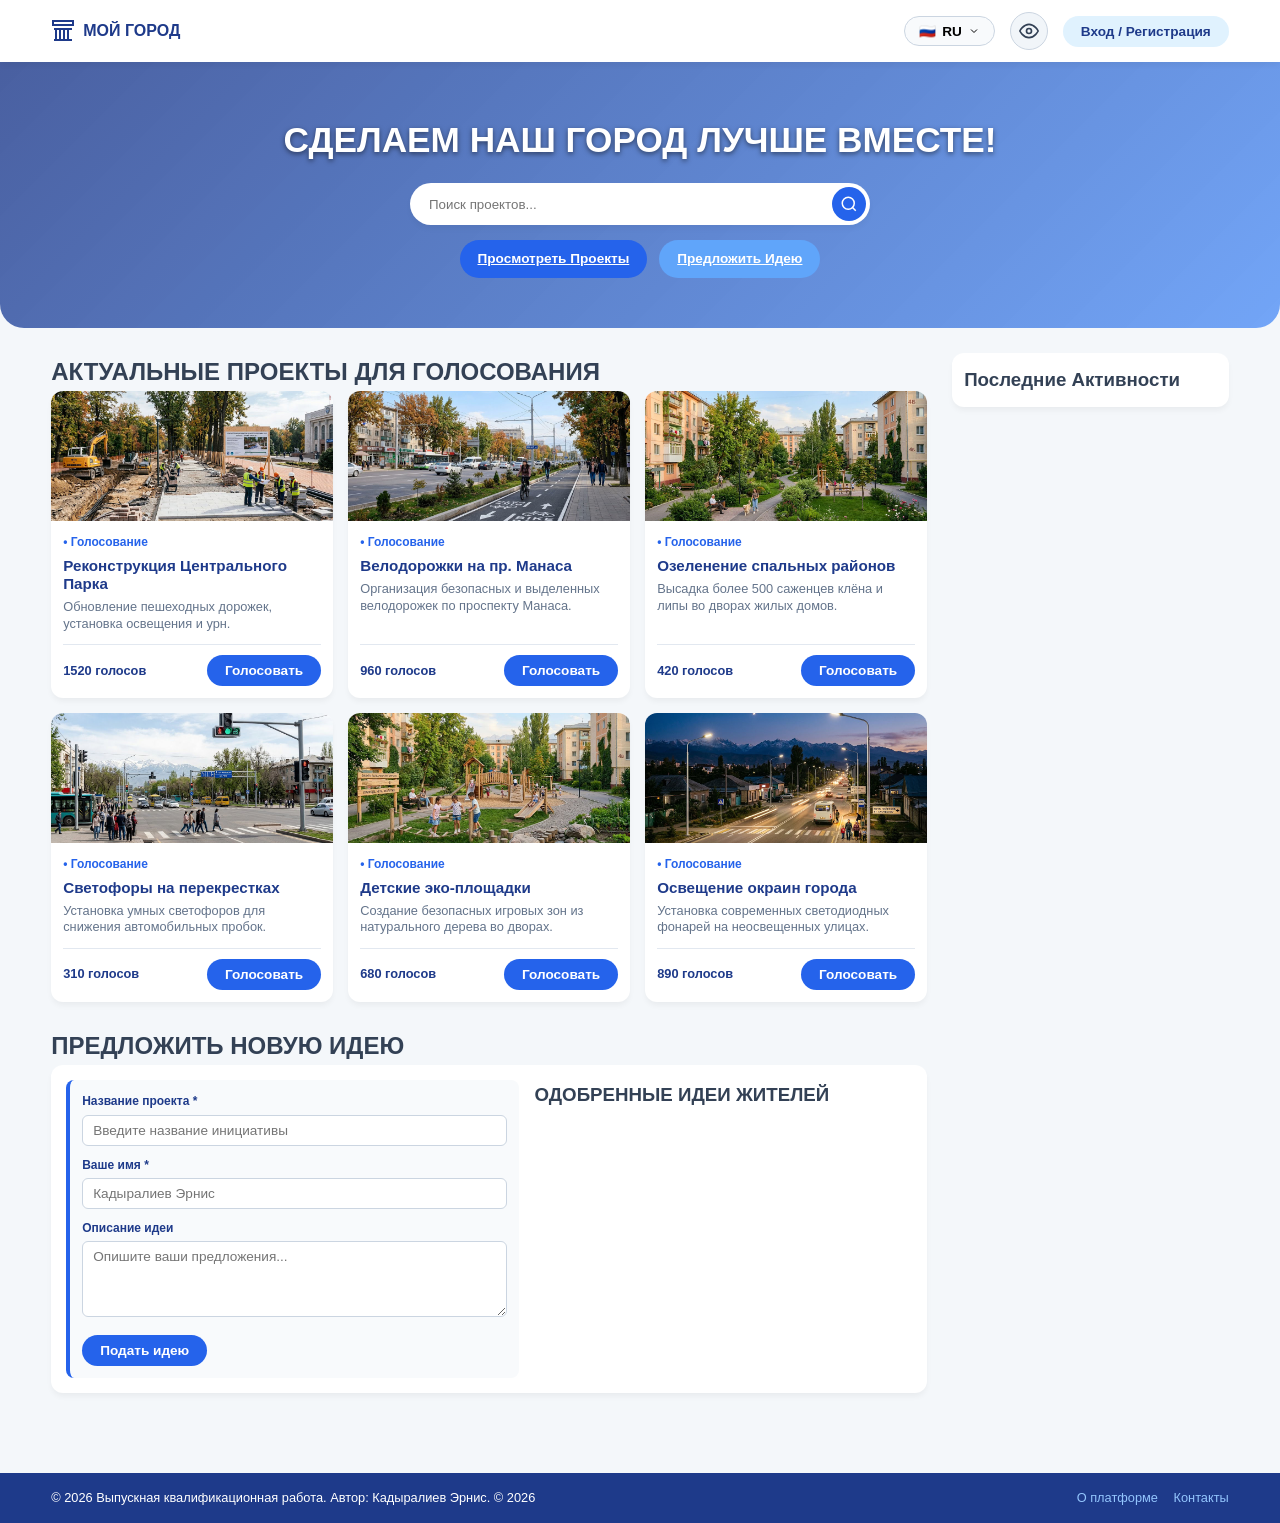
<file: index.html>
<!DOCTYPE html>
<html lang="ru">
<head>
    <meta charset="UTF-8">
    <meta name="viewport" content="width=device-width, initial-scale=1.0">
    <title id="pageTitle">Мой Город - Главная</title>
    <link rel="icon" type="image/x-icon" href="https://invest.gov.kg/favicon-16x16.png">
    <link rel="stylesheet" href="style.css">
</head>
<body>
    <div id="accessibilityPanel" class="accessibility-panel hidden">
        <div class="container acc-panel-container">
            <div class="acc-top-row">
                <div class="acc-title">
                    <svg width="18" height="18" viewBox="0 0 24 24" fill="none" stroke="currentColor" stroke-width="2"><circle cx="12" cy="12" r="10"/><circle cx="12" cy="12" r="3"/></svg>
                    <span data-i18n="acc_version">Версия для слабовидящих</span>
                </div>
                <div class="acc-controls">
                    <button class="acc-action-btn" id="acc-reset" data-i18n="reset">Сбросить</button>
                    <button class="acc-close-btn" id="acc-close">&times;</button>
                </div>
            </div>
            
            <div class="acc-groups">
                <div class="acc-group">
                    <span class="acc-label" data-i18n="font_size">Размер шрифта:</span>
                    <button class="acc-btn active" id="font-normal">A</button>
                    <button class="acc-btn" id="font-medium">A+</button>
                    <button class="acc-btn" id="font-large">A++</button>
                </div>

                <div class="acc-group">
                    <span class="acc-label" data-i18n="contrast">Контраст:</span>
                    <button class="acc-btn active" id="contrast-normal" data-i18n="c_normal">Обычный</button>
                    <button class="acc-btn" id="contrast-high" data-i18n="c_high">Высокий</button>
                    <button class="acc-btn" id="contrast-dark" data-i18n="c_dark">Тёмный</button>
                </div>

                <div class="acc-group">
                    <span class="acc-label" data-i18n="letter_spacing">Интервал:</span>
                    <button class="acc-btn active" id="spacing-normal" data-i18n="s_normal">Обычный</button>
                    <button class="acc-btn" id="spacing-medium" data-i18n="s_medium">Средний</button>
                    <button class="acc-btn" id="spacing-large" data-i18n="s_large">Большой</button>
                </div>

                <div class="acc-group">
                    <span class="acc-label" data-i18n="line_height">Межстрочный:</span>
                    <button class="acc-btn active" id="lh-normal" data-i18n="s_normal">Обычный</button>
                    <button class="acc-btn" id="lh-medium" data-i18n="s_medium">Средний</button>
                    <button class="acc-btn" id="lh-large" data-i18n="s_large">Большой</button>
                </div>

                <div class="acc-group toggles">
                    <button class="acc-btn" id="toggle-images" data-i18n="toggle_imgs">Изображения</button>
                    <button class="acc-btn" id="toggle-links" data-i18n="toggle_lnks">Подчеркнуть ссылки</button>
                </div>
            </div>
        </div>
    </div>

    <header class="header">
        <div class="container header-container">
            <div class="header-left">
                <a href="index.html" class="logo-link">
                    <div class="logo">
                        <svg width="24" height="24" viewBox="0 0 24 24" fill="none" stroke="currentColor" stroke-width="2"><path d="M3 21h18M3 10h18M5 21V10M9 21V10M13 21V10M17 21V10M2 2h20v4H2z"/></svg>
                        <span data-i18n="logo_text">МОЙ ГОРОД</span>
                    </div>
                </a>
            </div>

            <div class="header-right">
                <div class="lang-selector">
                    <button class="lang-current-btn" id="langDropdownBtn">
                        <span id="currentLangFlag">🇷🇺</span>
                        <span id="currentLangText">RU</span>
                        <svg width="12" height="12" viewBox="0 0 24 24" fill="none" stroke="currentColor" stroke-width="2"><path d="m6 9 6 6 6-6"/></svg>
                    </button>
                    <div class="lang-dropdown" id="langDropdownMenu">
                        <div class="lang-option" data-lang="ru">🇷🇺 RU</div>
                        <div class="lang-option" data-lang="ky">🇰🇬 KG</div>
                    </div>
                </div>
       
                <button class="icon-btn-acc" id="toggleAccPanelBtn" title="Версия для слабовидящих">
                    <svg width="20" height="20" viewBox="0 0 24 24" fill="none" stroke="currentColor" stroke-width="2">
                        <path d="M1 12s4-8 11-8 11 8 11 8-4 8-11 8-11-8-11-8z"/>
                        <circle cx="12" cy="12" r="3"/>
                    </svg>
                </button>

                <div class="auth-zone" id="authZone">
                    <button class="btn btn-auth" id="openAuthBtn" data-i18n="login_btn">Вход / Регистрация</button>
                </div>
            </div>
        </div>
    </header>

    <section class="hero" id="heroSlider">
        <div class="container hero-container">
            <h1 data-i18n="hero_title">СДЕЛАЕМ НАШ ГОРОД ЛУЧШЕ ВМЕСТЕ!</h1>
            <div class="search-box">
                <input type="text" id="projectSearchInput" placeholder="Поиск проектов..." data-i18n-placeholder="search_placeholder">
                <button class="btn-search">
                    <svg width="18" height="18" viewBox="0 0 24 24" fill="none" stroke="currentColor" stroke-width="2"><circle cx="11" cy="11" r="8"/><path d="m21 21-4.3-4.3"/></svg>
                </button>
            </div>
            <div class="hero-buttons">
                <a href="#projects" class="btn btn-primary" data-i18n="view_projects">Просмотреть Проекты</a>
                <a href="#suggest" class="btn btn-secondary" data-i18n="suggest_idea_btn">Предложить Идею</a>
            </div>
        </div>
    </section>

    <main class="main-content container">
        <div class="left-column">
            <section id="projects">
                <h2 data-i18n="actual_projects">АКТУАЛЬНЫЕ ПРОЕКТЫ ДЛЯ ГОЛОСОВАНИЯ</h2>
                <div class="projects-grid" id="projectsContainer"></div>
            </section>

            <section id="suggest" class="suggest-section">
                <h2 data-i18n="suggest_title">ПРЕДЛОЖИТЬ НОВУЮ ИДЕЮ</h2>
                <div class="suggest-container">
                    <form class="suggest-form" id="ideaForm">
                        <div class="form-group">
                            <label data-i18n="form_project_title">Название проекта *</label>
                            <input type="text" id="ideaTitle" required placeholder="Введите название инициативы" data-i18n-placeholder="form_title_ph">
                        </div>
                        <div class="form-group">
                            <label data-i18n="form_your_name">Ваше имя *</label>
                            <input type="text" id="authorNameField" required placeholder="Кадыралиев Эрнис" data-i18n-placeholder="form_name_ph">
                        </div>
                        <div class="form-group">
                            <label data-i18n="form_desc">Описание идеи</label>
                            <textarea id="ideaDesc" rows="4" placeholder="Опишите ваши предложения..." data-i18n-placeholder="form_desc_ph"></textarea>
                        </div>
                        <button type="submit" class="btn btn-primary" data-i18n="form_submit">Подать идею</button>
                    </form>

                    <div class="new-ideas-list">
                        <h3 data-i18n="approved_ideas_title">ОДОБРЕННЫЕ ИДЕИ ЖИТЕЛЕЙ</h3>
                        <div class="ideas-stack" id="ideasStack"></div>
                    </div>
                </div>
            </section>

            <section id="adminPanel" class="admin-section hidden">
                <h2 data-i18n="admin_panel_title">🔒 ПАНЕЛЬ МОДЕРАЦИИ (АДМИНИСТРАТОР)</h2>
                <div class="admin-container">
                    <p class="admin-tip" data-i18n="admin_tip">Ниже находятся идеи, которые предложили пользователи. Одобрите их, чтобы они появились на сайте.</p>
                    <div class="moderation-queue" id="moderationQueue">
                        <p class="no-ideas" data-i18n="queue_empty">Очередь модерации пуста.</p>
                    </div>
                </div>
            </section>
        </div>

        <aside class="sidebar">
            <div class="sidebar-block">
                <h3 data-i18n="latest_activity">Последние Активности</h3>
                <ul class="activity-list" id="activityList"></ul>
            </div>
        </aside>
    </main>

    <div class="modal-overlay" id="authModal">
        <div class="modal-card">
            <button class="close-modal" id="closeAuthBtn">&times;</button>
            <div class="modal-tabs">
                <button class="tab-btn active" id="tabLoginBtn" data-i18n="tab_login">Вход</button>
                <button class="tab-btn" id="tabRegisterBtn" data-i18n="tab_register">Регистрация</button>
            </div>

            <form id="loginForm" class="auth-form-content">
                <div class="form-group">
                    <label data-i18n="field_login">Логин</label>
                    <input type="text" id="loginEmail" required placeholder="login">
                </div>
                <div class="form-group">
                    <label data-i18n="field_password">Пароль</label>
                    <input type="password" id="loginPassword" required placeholder="••••••••">
                </div>
                <button type="submit" class="btn btn-primary btn-block" data-i18n="tab_login">Войти</button>
            </form>

            <form id="registerForm" class="auth-form-content hidden">
                <div class="form-group">
                    <label data-i18n="field_fullname">Имя и Фамилия</label>
                    <input type="text" id="regName" required placeholder="Кадыралиев Эрнис" data-i18n-placeholder="reg_name_ph">
                </div>
                <div class="form-group">
                    <label data-i18n="field_login_email">Логин / Email</label>
                    <input type="text" id="regEmail" required placeholder="my_login">
                </div>
                <div class="form-group">
                    <label data-i18n="field_password">Пароль</label>
                    <input type="password" id="regPassword" required placeholder="••••••••">
                </div>
                <button type="submit" class="btn btn-primary btn-block" data-i18n="btn_register_submit">Зарегистрироваться</button>
            </form>
        </div>
    </div>

    <div class="modal-overlay" id="editModal">
        <div class="modal-card">
            <button class="close-modal" id="closeEditBtn" onclick="closeEditModal()">&times;</button>
            <h3 style="color:var(--primary-dark); margin-bottom:15px;" data-i18n="edit_modal_title">Редактирование проекта</h3>
            <form id="editProjectForm">
                <input type="hidden" id="editProjectId">
                <div class="form-group">
                    <label data-i18n="form_project_title">Название проекта</label>
                    <input type="text" id="editProjectTitle" required>
                </div>
                <div class="form-group">
                    <label data-i18n="edit_field_desc">Описание проекта</label>
                    <textarea id="editProjectDesc" rows="4" required></textarea>
                </div>
                <div class="form-group">
                    <label data-i18n="edit_field_votes">Количество голосов</label>
                    <input type="number" id="editProjectVotes" required>
                </div>
                <button type="submit" class="btn btn-primary btn-block" data-i18n="save_changes">Сохранить изменения</button>
            </form>
        </div>
    </div>

    <footer class="footer">
        <div class="container footer-container">
            <p>&copy; 2026 <span data-i18n="footer_text">Выпускная квалификационная работа. Автор: Кадыралиева Эрниса. © 2026</span></p>
            <div class="footer-links">
                <a href="about.html" data-i18n="about_platform">О платформе</a>
                <a href="contact.html" data-i18n="contacts">Контакты</a>
            </div>
        </div>
    </footer>

    <script src="script.js"></script>
</body>
</html>
</file>
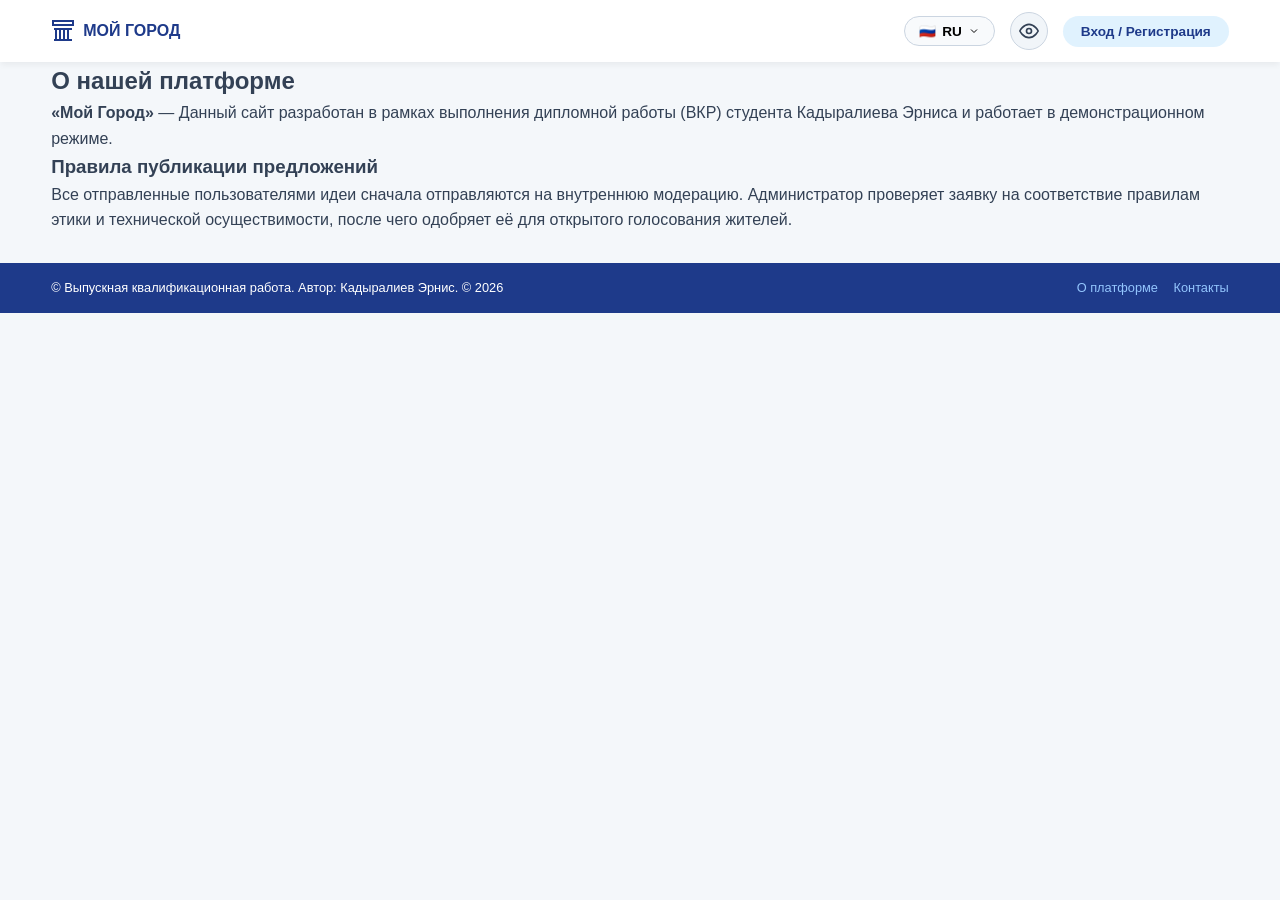
<file: about.html>
<!DOCTYPE html>
<html lang="ru">
<head>
    <meta charset="UTF-8">
    <meta name="viewport" content="width=device-width, initial-scale=1.0">
    <title>О платформе - Мой Город</title>
    <link rel="icon" type="image/x-icon" href="https://invest.gov.kg/favicon-16x16.png">
    <link rel="stylesheet" href="style.css">
</head>
<body>

        <header class="header">
        <div class="container header-container">
            <div class="header-left">
                <a href="index.html" class="logo-link">
                    <div class="logo">
                        <svg width="24" height="24" viewBox="0 0 24 24" fill="none" stroke="currentColor" stroke-width="2"><path d="M3 21h18M3 10h18M5 21V10M9 21V10M13 21V10M17 21V10M2 2h20v4H2z"/></svg>
                        <span>МОЙ ГОРОД</span>
                    </div>
                </a>
            </div>

            <div class="header-right">
                <!-- Выбор языка -->
                <div class="lang-selector">
                    <button class="lang-current-btn" id="langDropdownBtn">
                        <span id="currentLangFlag">🇷🇺</span>
                        <span id="currentLangText">RU</span>
                        <svg width="12" height="12" viewBox="0 0 24 24" fill="none" stroke="currentColor" stroke-width="2"><path d="m6 9 6 6 6-6"/></svg>
                    </button>
                    <div class="lang-dropdown" id="langDropdownMenu">
                        <div class="lang-option" data-lang="ru">🇷🇺 RU</div>
                        <div class="lang-option" data-lang="ky">🇰🇬 KG</div>
                    </div>
                </div>

                <!-- Кнопка вызова панели доступности -->
                <button class="icon-btn-acc" id="toggleAccPanelBtn" title="Версия для слабовидящих">
                    <svg width="20" height="20" viewBox="0 0 24 24" fill="none" stroke="currentColor" stroke-width="2">
                        <path d="M1 12s4-8 11-8 11 8 11 8-4 8-11 8-11-8-11-8z"/>
                        <circle cx="12" cy="12" r="3"/>
                    </svg>
                </button>

                <div class="auth-zone" id="authZone">
                    <button class="btn btn-auth" id="openAuthBtn">Вход / Регистрация</button>
                </div>
            </div>
        </div>
    </header>

    <main class="container page-container">
        <section class="info-card">
            <h2>О нашей платформе</h2>
            <p><strong>«Мой Город»</strong> — Данный сайт разработан в рамках выполнения дипломной работы (ВКР) студента Кадыралиева Эрниса и работает в демонстрационном режиме.</p>
            <h3>Правила публикации предложений</h3>
            <p>Все отправленные пользователями идеи сначала отправляются на внутреннюю модерацию. Администратор проверяет заявку на соответствие правилам этики и технической осуществимости, после чего одобряет её для открытого голосования жителей.</p>
        </section>
    </main>

    <footer class="footer">
        <div class="container footer-container">
            <p>&copy; Выпускная квалификационная работа. Автор: Кадыралиев Эрнис. © 2026</p>
            <div class="footer-links">
                <a href="about.html">О платформе</a>
                <a href="contact.html">Контакты</a>
            </div>
        </div>
    </footer>

    <script src="script.js"></script>
</body>
</html>
</file>
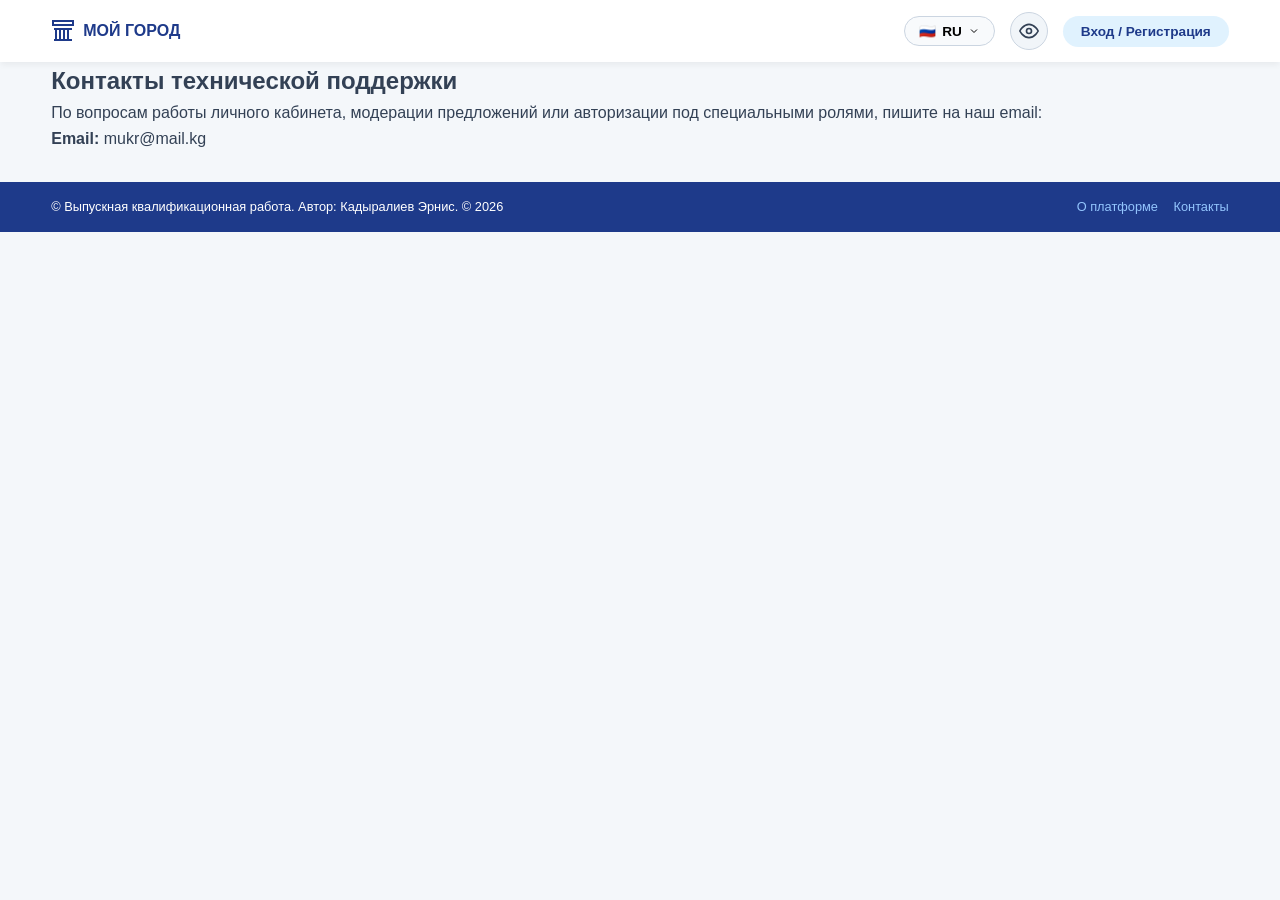
<file: contact.html>
<!DOCTYPE html>
<html lang="ru">
<head>
    <meta charset="UTF-8">
    <meta name="viewport" content="width=device-width, initial-scale=1.0">
    <title>Контакты - Мой Город</title>
    <link rel="icon" type="image/x-icon" href="https://invest.gov.kg/favicon-16x16.png">
    <link rel="stylesheet" href="style.css">
</head>
<body>

        <header class="header">
        <div class="container header-container">
            <div class="header-left">
                <a href="index.html" class="logo-link">
                    <div class="logo">
                        <svg width="24" height="24" viewBox="0 0 24 24" fill="none" stroke="currentColor" stroke-width="2"><path d="M3 21h18M3 10h18M5 21V10M9 21V10M13 21V10M17 21V10M2 2h20v4H2z"/></svg>
                        <span>МОЙ ГОРОД</span>
                    </div>
                </a>
            </div>

            <div class="header-right">
                <!-- Выбор языка -->
                <div class="lang-selector">
                    <button class="lang-current-btn" id="langDropdownBtn">
                        <span id="currentLangFlag">🇷🇺</span>
                        <span id="currentLangText">RU</span>
                        <svg width="12" height="12" viewBox="0 0 24 24" fill="none" stroke="currentColor" stroke-width="2"><path d="m6 9 6 6 6-6"/></svg>
                    </button>
                    <div class="lang-dropdown" id="langDropdownMenu">
                        <div class="lang-option" data-lang="ru">🇷🇺 RU</div>
                        <div class="lang-option" data-lang="ky">🇰🇬 KG</div>
                    </div>
                </div>

                <!-- Кнопка вызова панели доступности -->
                <button class="icon-btn-acc" id="toggleAccPanelBtn" title="Версия для слабовидящих">
                    <svg width="20" height="20" viewBox="0 0 24 24" fill="none" stroke="currentColor" stroke-width="2">
                        <path d="M1 12s4-8 11-8 11 8 11 8-4 8-11 8-11-8-11-8z"/>
                        <circle cx="12" cy="12" r="3"/>
                    </svg>
                </button>

                <div class="auth-zone" id="authZone">
                    <button class="btn btn-auth" id="openAuthBtn">Вход / Регистрация</button>
                </div>
            </div>
        </div>
    </header>

    <main class="container page-container">
        <section class="info-card">
            <h2>Контакты технической поддержки</h2>
            <p>По вопросам работы личного кабинета, модерации предложений или авторизации под специальными ролями, пишите на наш email:</p>
            <p><strong>Email:</strong> mukr@mail.kg</p>
        </section>
    </main>

    <footer class="footer">
        <div class="container footer-container">
            <p>&copy; Выпускная квалификационная работа. Автор: Кадыралиев Эрнис. © 2026</p>
            <div class="footer-links">
                <a href="about.html">О платформе</a>
                <a href="contact.html">Контакты</a>
            </div>
        </div>
    </footer>

    <script src="script.js"></script>
</body>
</html>
</file>
<file: style.css>
:root {
    --primary-color: #2563eb;       
    --primary-dark: #1e3a8a;        
    --accent-color: #3b82f6;        
    --bg-site: #f4f7fa;
    --text-main: #334155;
    --white: #ffffff;
    --shadow: 0 4px 6px -1px rgba(0, 0, 0, 0.05);
    --radius: 12px;
}

* { box-sizing: border-box; margin: 0; padding: 0; font-family: 'Segoe UI', sans-serif; }
body { background-color: var(--bg-site); color: var(--text-main); line-height: 1.6; transition: all 0.3s; padding-bottom: 0; }
.container { width: 92%; max-width: 1200px; margin: 0 auto; }

.header { background: var(--white); box-shadow: var(--shadow); position: sticky; top: 0; z-index: 100; }
.header-container { display: flex; justify-content: space-between; align-items: center; padding: 12px 0; }

.header-left { display: flex; align-items: center; gap: 20px; }
.header-right { display: flex; align-items: center; gap: 15px; }

.logo-link { text-decoration: none; color: inherit; }
.logo { display: flex; align-items: center; gap: 8px; font-weight: bold; color: var(--primary-dark); }

.icon-btn-acc {
    background: #f1f5f9;
    border: 1px solid #cbd5e1;
    color: var(--text-main);
    cursor: pointer;
    display: flex;
    align-items: center;
    justify-content: center;
    padding: 8px;
    border-radius: 50%;
    transition: all 0.2s;
}
.icon-btn-acc:hover, .icon-btn-acc.active {
    background: var(--primary-color) !important;
    color: var(--white) !important;
    border-color: var(--primary-color);
}

.lang-selector { position: relative; }
.lang-current-btn {
    background: #f8fafc;
    border: 1px solid #cbd5e1;
    padding: 6px 14px;
    border-radius: 20px;
    cursor: pointer;
    font-weight: 600;
    display: flex;
    align-items: center;
    gap: 6px;
    font-size: 0.85rem;
}
.lang-dropdown {
    position: absolute;
    top: 115%;
    right: 0;
    background: var(--white);
    border-radius: 8px;
    box-shadow: 0 10px 15px -3px rgba(0,0,0,0.1);
    border: 1px solid #e2e8f0;
    display: none;
    flex-direction: column;
    overflow: hidden;
    min-width: 100px;
    z-index: 200;
}
.lang-dropdown.open { display: flex; }
.lang-option { padding: 8px 12px; cursor: pointer; font-size: 0.85rem; font-weight: 600; }
.lang-option:hover { background: #f1f5f9; color: var(--primary-color); }

.accessibility-panel {
    position: relative;
    width: 100%;
    background: #f1f5f9;
    border-bottom: 1px solid #cbd5e1;
    padding: 15px 0;
    z-index: 999;
    box-shadow: var(--shadow);
}
.acc-panel-container { display: flex; flex-direction: column; gap: 12px; }
.acc-top-row { display: flex; justify-content: space-between; align-items: center; }
.acc-title { display: flex; align-items: center; gap: 6px; font-weight: bold; color: var(--primary-dark); }
.acc-groups { display: flex; flex-wrap: wrap; gap: 20px; align-items: center; }
.acc-group { display: flex; align-items: center; gap: 6px; }
.acc-label { font-size: 0.85rem; font-weight: 600; }
.acc-btn { padding: 4px 10px; border-radius: 4px; border: 1px solid #93c5fd; background: var(--white); cursor: pointer; font-size: 0.85rem; font-weight: bold; }
.acc-btn.active, .acc-btn:hover { background: var(--primary-color); color: var(--white); border-color: var(--primary-color); }
.acc-controls { display: flex; align-items: center; gap: 15px; }
.acc-action-btn { padding: 4px 12px; background: #cbd5e1; border: none; border-radius: 4px; cursor: pointer; font-weight: 600; font-size: 0.85rem; }
.acc-close-btn { background: none; border: none; font-size: 1.5rem; cursor: pointer; line-height: 1; }

body.acc-high-contrast { background: #fff !important; color: #000 !important; }
body.acc-high-contrast .header, body.acc-high-contrast .project-card { background: #fff !important; border: 2px solid #000 !important; }
body.acc-dark-contrast { background: #121212 !important; color: #fff !important; }
body.acc-dark-contrast .header, body.acc-dark-contrast .project-card { background: #1e1e1e !important; border: 1px solid #333 !important; }
body.acc-hide-images .project-img, body.acc-hide-images .hero { background-image: none !important; }
body.acc-underline-links a { text-decoration: underline !important; }

.hero { 
    padding: 50px 0; 
    text-align: center; 
    border-radius: 0 0 24px 24px;
    background-size: cover;
    background-position: center;
    transition: background-image 1.5s ease-in-out;
}
.hero h1 { color: var(--white); font-size: 2.2rem; text-shadow: 0 2px 5px rgba(0,0,0,0.5); margin-bottom: 15px; font-weight: 800; }
.search-box { display: flex; max-width: 460px; margin: 0 auto 15px; background: var(--white); padding: 4px; border-radius: 30px; box-shadow: var(--shadow); }
.search-box input { flex: 1; border: none; padding: 8px 15px; outline: none; border-radius: 30px; }
.btn-search { background: var(--primary-color); border: none; color: var(--white); width: 34px; height: 34px; border-radius: 50%; display: flex; align-items: center; justify-content: center; }
.hero-buttons { display: flex; justify-content: center; gap: 12px; }

.main-content { display: grid; grid-template-columns: 3.8fr 1.2fr; gap: 25px; margin-top: 25px; margin-bottom: 80px; }
@media (max-width: 950px) { .main-content { grid-template-columns: 1fr; } .header-container { flex-direction: column; gap: 12px; } }

.projects-grid { 
    display: grid; 
    grid-template-columns: repeat(3, 1fr); 
    gap: 15px; 
    margin-bottom: 25px; 
}
@media (max-width: 1100px) { .projects-grid { grid-template-columns: repeat(2, 1fr); } }
@media (max-width: 650px) { .projects-grid { grid-template-columns: 1fr; } }

.project-card { background: var(--white); border-radius: var(--radius); overflow: hidden; box-shadow: var(--shadow); display: flex; flex-direction: column; }
.project-img { width: 100%; height: 130px; object-fit: cover; }
.project-body { padding: 12px; display: flex; flex-direction: column; flex-grow: 1; }
.project-status { font-size: 0.75rem; color: var(--primary-color); font-weight: bold; margin-bottom: 4px; }
.project-title { color: var(--primary-dark); font-size: 0.95rem; margin-bottom: 6px; font-weight: 700; line-height: 1.2; }
.project-desc { font-size: 0.8rem; color: #64748b; margin-bottom: 12px; flex-grow: 1; line-height: 1.3; }
.project-footer { display: flex; justify-content: space-between; align-items: center; border-top: 1px solid #e2e8f0; padding-top: 10px; }
.vote-count { font-weight: bold; color: var(--primary-dark); font-size: 0.8rem; }

.btn { padding: 8px 18px; border-radius: 20px; border: none; cursor: pointer; font-weight: 600; font-size: 0.85rem; transition: all 0.3s; }
.btn-auth { background-color: #e0f2fe; color: var(--primary-dark); }
.btn-primary { background-color: var(--primary-color); color: var(--white); }
.btn-secondary { background-color: #60a5fa; color: var(--white); }
.btn-block { width: 100%; padding: 10px; margin-top: 8px; }

.suggest-container { display: grid; grid-template-columns: 1.2fr 1fr; gap: 15px; background: var(--white); padding: 15px; border-radius: var(--radius); box-shadow: var(--shadow); }
.suggest-form { background: #f8fafc; padding: 12px; border-radius: 8px; border-left: 4px solid var(--primary-color); }
.form-group { margin-bottom: 10px; }
.form-group label { display: block; font-size: 0.75rem; font-weight: 600; margin-bottom: 3px; color: var(--primary-dark); }
.form-group input, .form-group textarea { width: 100%; padding: 7px 10px; border: 1px solid #cbd5e1; border-radius: 6px; font-size: 0.85rem; }

.sidebar-block { background: var(--white); padding: 12px; border-radius: var(--radius); box-shadow: var(--shadow); }
.activity-list { list-style: none; font-size: 0.8rem; }
.activity-list li { padding: 5px 0; border-bottom: 1px dashed #e2e8f0; }

.modal-overlay { position: fixed; top: 0; left: 0; width: 100%; height: 100%; background: rgba(30, 58, 138, 0.4); display: flex; align-items: center; justify-content: center; z-index: 1000; opacity: 0; pointer-events: none; transition: opacity 0.3s; }
.modal-overlay.open { opacity: 1; pointer-events: auto; }
.modal-card { background: var(--white); padding: 20px; border-radius: var(--radius); width: 100%; max-width: 340px; position: relative; }
.close-modal { position: absolute; top: 10px; right: 12px; background: none; border: none; font-size: 1.4rem; cursor: pointer; }
.hidden { display: none !important; }
.user-badge { display: flex; align-items: center; gap: 6px; font-size: 0.85rem; }
.btn-logout { background: none; border: none; color: #ef4444; cursor: pointer; text-decoration: underline; margin-left: 5px; }

.footer { background: var(--primary-dark); color: var(--white); padding: 15px 0; font-size: 0.8rem; margin-top: 30px; }
.footer-container { display: flex; justify-content: space-between; align-items: center; }
.footer-links a { color: #93c5fd; text-decoration: none; margin-left: 12px; }

/* Улучшенная панель модерации */
.admin-section {
    background: var(--white);
    padding: 20px;
    border-radius: var(--radius);
    box-shadow: var(--shadow);
    margin-top: 25px;
    border: 1px solid #fee2e2;
}

.admin-tip {
    font-size: 0.85rem;
    color: #64748b;
    margin-bottom: 15px;
}

.moderation-queue {
    display: flex;
    flex-direction: column;
    gap: 12px;
}

.mod-item {
    background: #f8fafc;
    border: 1px solid #e2e8f0;
    border-radius: 8px;
    padding: 15px;
    display: flex;
    justify-content: space-between;
    align-items: center;
    gap: 20px;
    transition: all 0.2s ease;
}

.mod-item:hover {
    border-color: #cbd5e1;
    background: #f1f5f9;
}

.mod-item-content {
    flex: 1;
}

.mod-item-header {
    display: flex;
    align-items: center;
    gap: 10px;
    margin-bottom: 6px;
}

.mod-item-header h4 {
    color: var(--primary-dark);
    font-size: 1rem;
    font-weight: 700;
    margin: 0;
}

.mod-lang-badge {
    background: #e2e8f0;
    color: #475569;
    font-size: 0.7rem;
    padding: 2px 6px;
    border-radius: 4px;
    font-weight: bold;
}

.mod-item-author {
    font-size: 0.8rem;
    color: #334155;
    margin-bottom: 4px;
}

.mod-item-desc {
    font-size: 0.8rem;
    color: #64748b;
    line-height: 1.4;
    background: var(--white);
    padding: 8px;
    border-radius: 6px;
    border: 1px solid #edf2f7;
    margin-top: 6px;
}

.mod-item-actions {
    display: flex;
    gap: 8px;
    flex-shrink: 0;
}

.btn-approve {
    background-color: #10b981 !important;
    color: var(--white) !important;
    border-radius: 6px !important;
    padding: 6px 12px !important;
}

.btn-approve:hover {
    background-color: #059669 !important;
}

.btn-reject {
    background-color: #ef4444 !important;
    color: var(--white) !important;
    border-radius: 6px !important;
    padding: 6px 12px !important;
}

.btn-reject:hover {
    background-color: #dc2626 !important;
}

.no-ideas {
    text-align: center;
    color: #94a3b8;
    font-style: italic;
    padding: 20px 0;
}

@media (max-width: 600px) {
    .mod-item {
        flex-direction: column;
        align-items: flex-start;
    }
    .mod-item-actions {
        width: 100%;
        justify-content: flex-end;
    }
}
</file>
